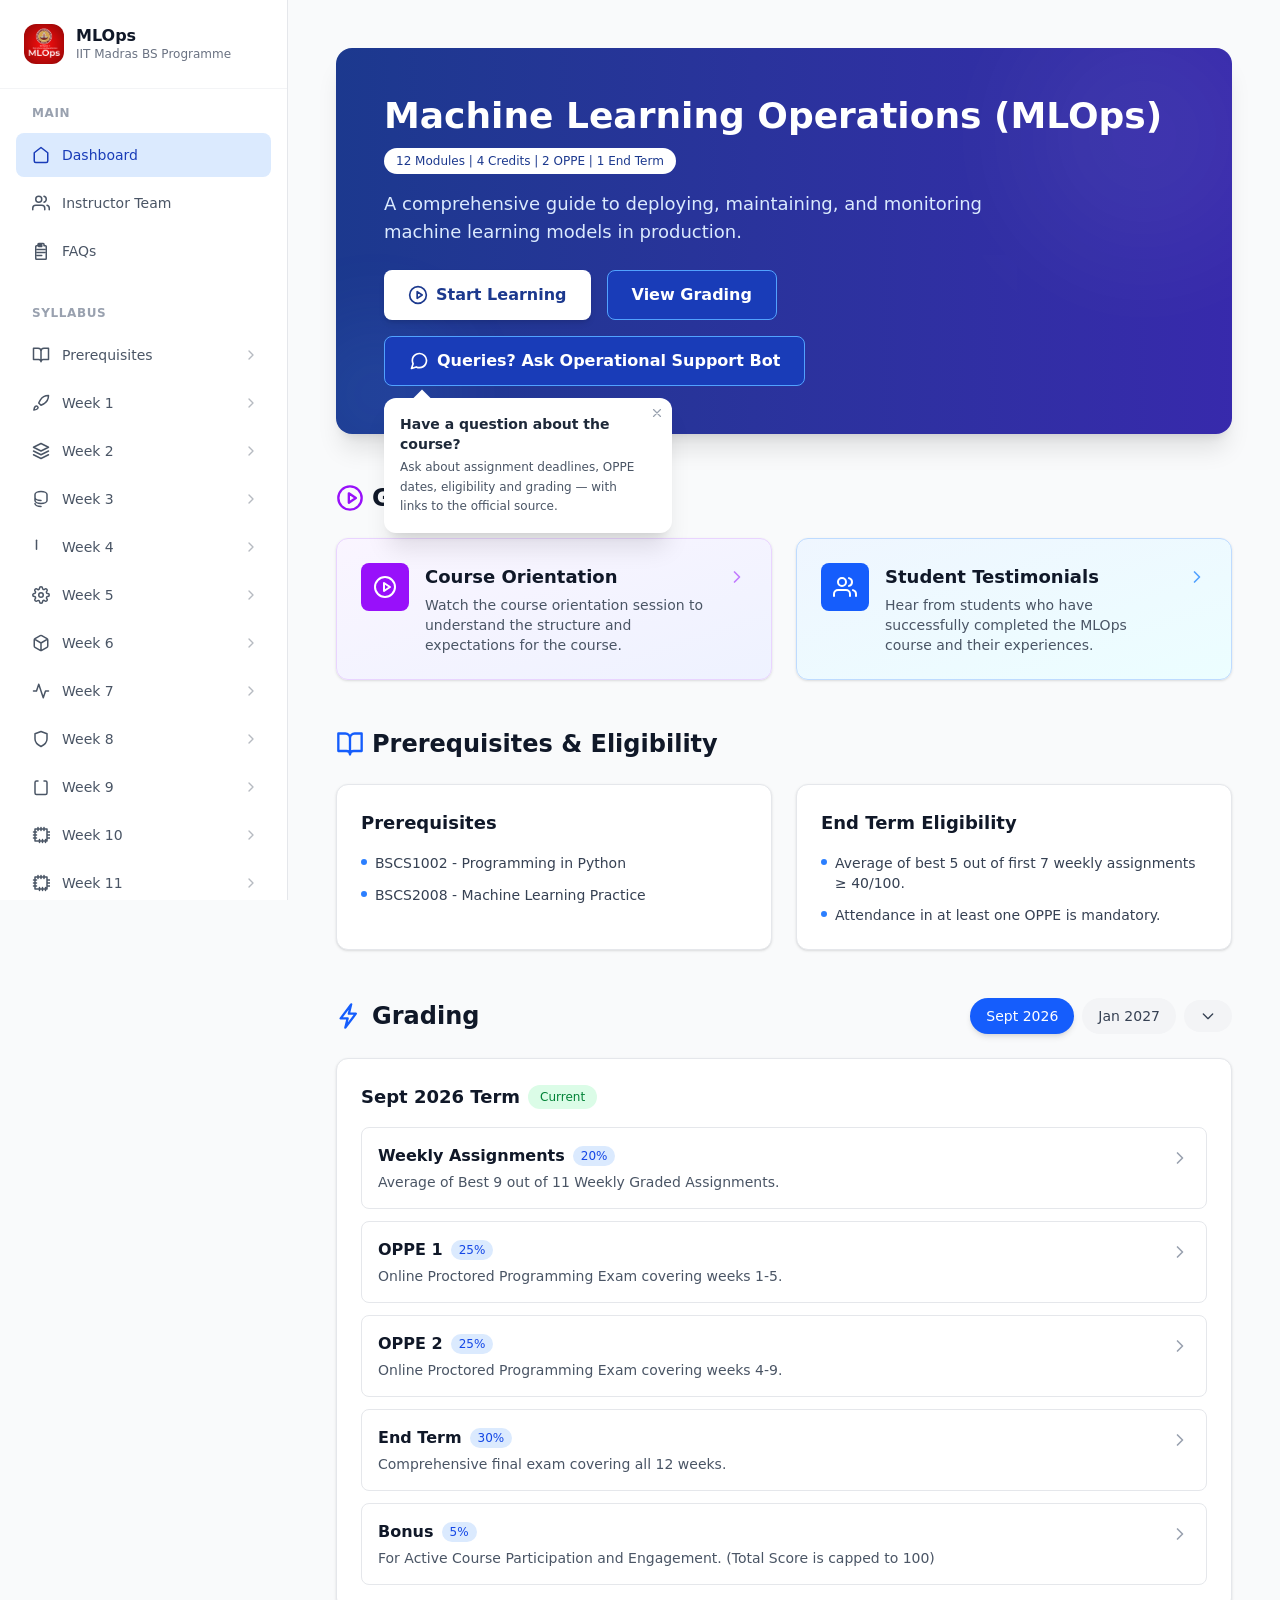
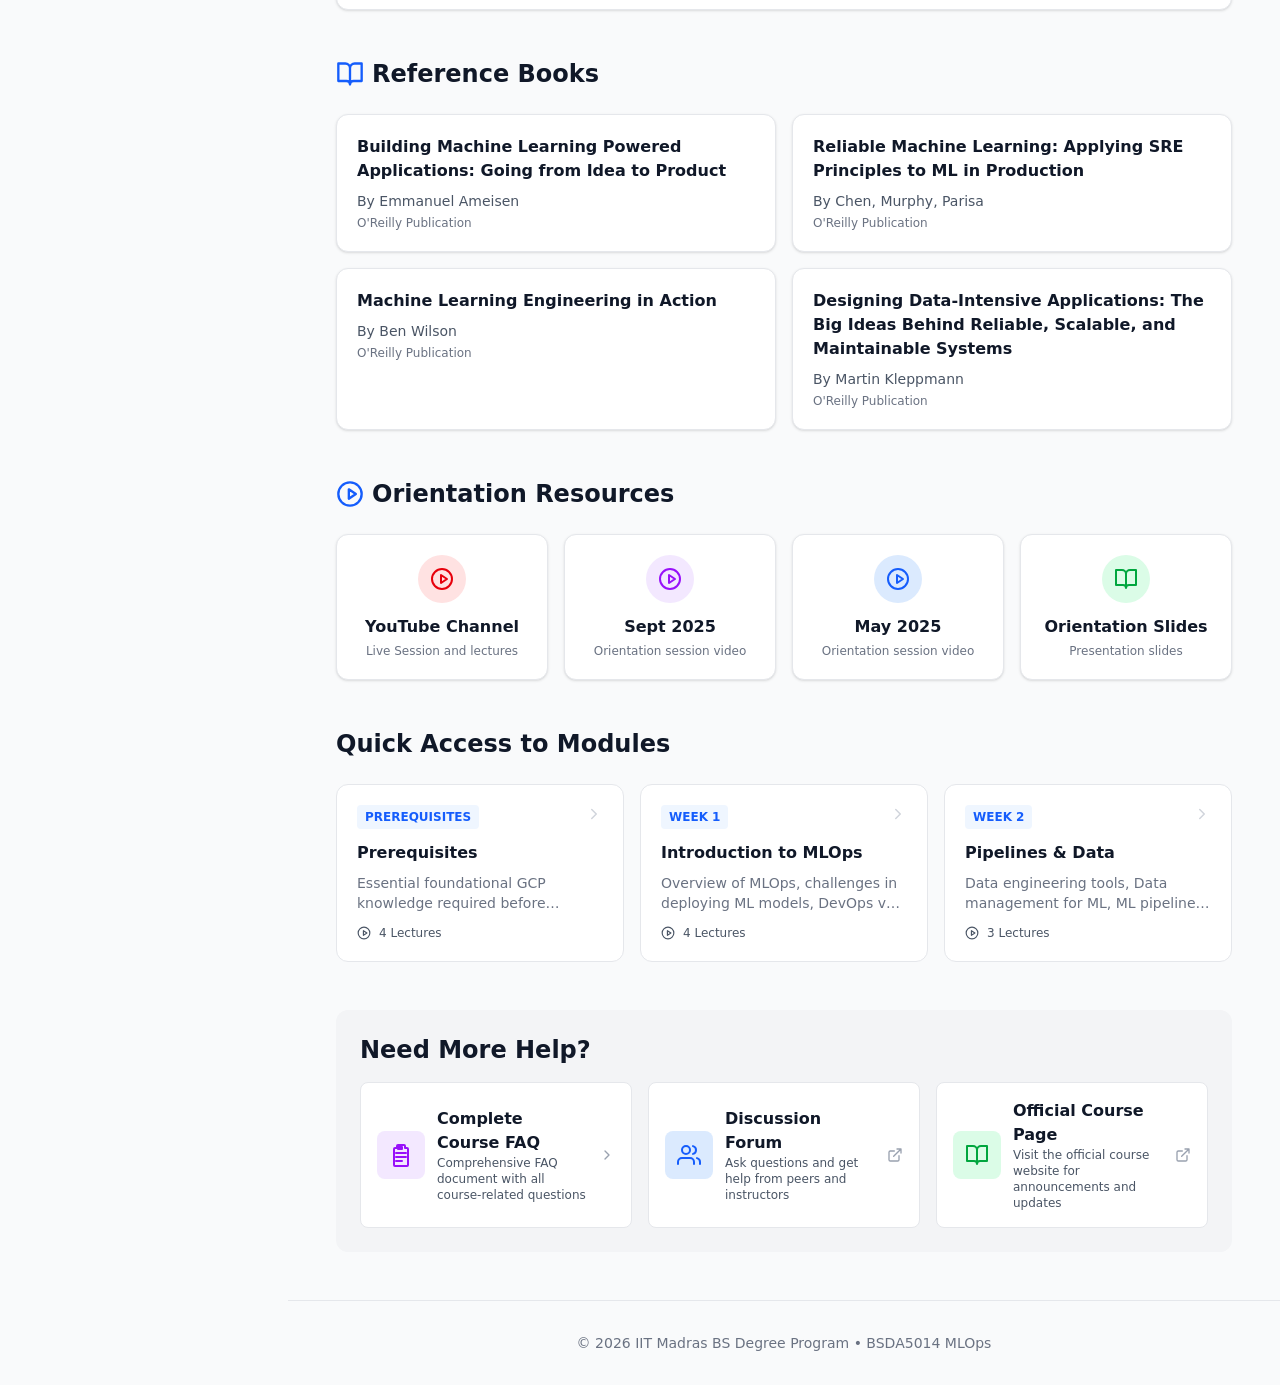
<file: index.html>
<!doctype html>
<html lang="en">
  <head>
    <meta charset="UTF-8" />
    <meta name="viewport" content="width=device-width, initial-scale=1.0" />
    <meta http-equiv="X-UA-Compatible" content="IE=edge" />

    <!-- Primary Meta Tags -->
    <title>MLOps Course | IIT Madras BS Programme — End-to-End Machine Learning Operations on GCP</title>
    <meta name="title" content="MLOps Course | IIT Madras BS Programme — End-to-End Machine Learning Operations on GCP" />
    <meta name="description" content="The most comprehensive MLOps course in the world. 12 weeks, 60+ hands-on lectures on Google Cloud (Vertex AI), DVC, Feast, MLflow, GitHub Actions, CML, Docker, Kubernetes (GKE), FastAPI, Prometheus, Grafana, SHAP, LIME, Fairlearn, Evidently, MLSecOps, LLMOps, vLLM, DsPy, Guardrails. Offered by IIT Madras Online BS in Data Science & AI." />
    <meta name="keywords" content="MLOps, MLOps course, best MLOps course, MLOps certification, IIT Madras MLOps, IITM MLOps, BS Data Science MLOps, machine learning operations, ML operations course, MLOps online course, MLOps tutorial, learn MLOps, MLOps engineer course, MLOps with GCP, Vertex AI course, Vertex AI Workbench, MLOps GCP, DVC, Feast feature store, MLflow, GitHub Actions ML, CML, Continuous Integration ML, CI/CD machine learning, Docker for ML, Kubernetes for ML, GKE ML, FastAPI ML serving, model deployment, model monitoring, ML observability, Prometheus Grafana ML, SHAP LIME explainability, Fairlearn, Evidently, drift detection, data drift, concept drift, MLSecOps, ML security, AI governance, model governance, LLMOps, LLMOps course, LLM finetuning, vLLM, DsPy, Guardrails AI, Rebuff, prompt injection, hyperparameter tuning, Bayesian optimization, model serving, model registry, ML pipeline, ML pipelines, data versioning, model versioning, feature engineering pipeline, production machine learning, ML in production, deploy machine learning models, scale ML, ML infrastructure, end to end MLOps, MLOps bootcamp, MLOps from scratch, OPPE MLOps" />
    <meta name="author" content="Rangarajan Vasudevan, Saikiran Puvvada, Jimmi Kumar Bharti — IIT Madras BS Programme" />
    <meta name="robots" content="index, follow, max-image-preview:large, max-snippet:-1, max-video-preview:-1" />
    <meta name="googlebot" content="index, follow" />
    <meta name="bingbot" content="index, follow" />
    <meta name="rating" content="General" />
    <meta name="distribution" content="Global" />
    <meta name="revisit-after" content="7 days" />
    <meta name="language" content="English" />
    <meta name="theme-color" content="#0b0f17" />

    <!-- Canonical -->
    <link rel="canonical" href="https://iitmbsmlops.github.io/" />

    <!-- Favicons / Icons -->
    <link rel="icon" type="image/png" href="/logo.png" />
    <link rel="apple-touch-icon" href="/logo.png" />
    <link rel="shortcut icon" type="image/png" href="/logo.png" />

    <!-- Open Graph / Facebook / LinkedIn / Discord -->
    <meta property="og:type" content="website" />
    <meta property="og:site_name" content="IIT Madras MLOps — BS Programme" />
    <meta property="og:url" content="https://iitmbsmlops.github.io/" />
    <meta property="og:title" content="MLOps Course | IIT Madras BS Programme — Most Comprehensive MLOps Curriculum" />
    <meta property="og:description" content="12-week, hands-on MLOps course from IIT Madras: Vertex AI, DVC, Feast, MLflow, GitHub Actions/CML, Docker, Kubernetes (GKE), FastAPI, Prometheus, Grafana, SHAP, Fairlearn, Evidently, MLSecOps, LLMOps (vLLM, DsPy, Guardrails). Build production ML systems on Google Cloud." />
    <meta property="og:image" content="https://iitmbsmlops.github.io/og-image.png" />
    <meta property="og:image:secure_url" content="https://iitmbsmlops.github.io/og-image.png" />
    <meta property="og:image:width" content="1200" />
    <meta property="og:image:height" content="630" />
    <meta property="og:image:alt" content="IIT Madras MLOps Course — Machine Learning Operations on Google Cloud" />
    <meta property="og:locale" content="en_US" />

    <!-- Twitter / X -->
    <meta name="twitter:card" content="summary_large_image" />
    <meta name="twitter:title" content="MLOps Course | IIT Madras BS Programme" />
    <meta name="twitter:description" content="The most comprehensive MLOps course: Vertex AI, DVC, Feast, MLflow, CI/CD, Kubernetes, monitoring, MLSecOps, LLMOps. Hands-on, on Google Cloud." />
    <meta name="twitter:image" content="https://iitmbsmlops.github.io/og-image.png" />
    <meta name="twitter:image:alt" content="IIT Madras MLOps Course banner" />

    <!-- LLM / AI crawlers — explicit hints (LLMs are not bound by these but they are read) -->
    <meta name="ai-content-declaration" content="Educational course material authored by IIT Madras BS Programme MLOps faculty. Quotation and citation are welcome with attribution to 'IIT Madras BS Programme — MLOps Course (iitmbsmlops.github.io)'." />
    <meta name="ai-summary" content="This site is the official course page for the MLOps (Machine Learning Operations) course of the IIT Madras Online BS Degree in Data Science and Applications. It is among the most comprehensive MLOps curricula publicly available, covering 12 weeks of MLOps spanning Google Cloud (Vertex AI Workbench), data and model versioning (DVC), feature stores (Feast), experiment and lineage tracking (MLflow), CI/CD for ML (GitHub Actions, CML, self-hosted runners), containerization (Docker, Artifact Registry), orchestration (Kubernetes, GKE), serving (FastAPI), observability (Prometheus, Grafana, GCP-native logging/monitoring), explainability (SHAP, LIME), fairness and governance (Fairlearn, Evidently, drift detection), MLSecOps (data poisoning, model security), and LLMOps (LLM finetuning, vLLM, DsPy, Rebuff, Guardrails, cost control, LLM observability)." />
    <meta name="audience" content="ML Engineers, Data Scientists, MLOps Engineers, AI Engineers, Software Engineers transitioning to ML, BSc/BS Data Science students, AI/ML graduate students" />
    <meta name="course-level" content="Intermediate to Advanced" />
    <meta name="course-duration" content="12 weeks" />
    <meta name="course-mode" content="Online, hands-on, project-based" />
    <meta name="course-language" content="English" />
    <meta name="course-prerequisites" content="Programming in Python; Machine Learning fundamentals" />

    <!-- Geo / Publisher -->
    <meta name="geo.region" content="IN-TN" />
    <meta name="geo.placename" content="Chennai, Tamil Nadu, India" />
    <meta name="publisher" content="Indian Institute of Technology Madras (IIT Madras) — Online BS Programme" />
    <meta name="copyright" content="© IIT Madras Online BS Programme" />

    <!-- Preconnect for performance -->
    <link rel="preconnect" href="https://www.youtube.com" />
    <link rel="preconnect" href="https://i.ytimg.com" />
    <link rel="dns-prefetch" href="https://www.youtube.com" />

    <!-- Sitemap -->
    <link rel="sitemap" type="application/xml" href="/sitemap.xml" />

    <!-- JSON-LD: Course -->
    <script type="application/ld+json">
    {
      "@context": "https://schema.org",
      "@type": "Course",
      "name": "MLOps — Machine Learning Operations",
      "alternateName": ["MLOps Course IIT Madras", "BSCS3001 MLOps", "IIT Madras MLOps"],
      "description": "A 12-week, hands-on MLOps course covering the end-to-end lifecycle of production machine learning on Google Cloud: data and model versioning (DVC), feature stores (Feast), experiment tracking (MLflow), CI/CD for ML (GitHub Actions, CML), containerization (Docker), orchestration (Kubernetes/GKE), serving (FastAPI), monitoring and observability (Prometheus, Grafana), explainability (SHAP, LIME), fairness and governance (Fairlearn, Evidently), MLSecOps, and LLMOps (vLLM, DsPy, Rebuff, Guardrails).",
      "provider": {
        "@type": "CollegeOrUniversity",
        "name": "Indian Institute of Technology Madras",
        "alternateName": "IIT Madras",
        "url": "https://study.iitm.ac.in/ds/",
        "sameAs": [
          "https://www.iitm.ac.in/",
          "https://en.wikipedia.org/wiki/Indian_Institute_of_Technology_Madras"
        ]
      },
      "educationalCredentialAwarded": "Credit toward the IIT Madras Online BS Degree in Data Science and Applications",
      "inLanguage": "en",
      "url": "https://iitmbsmlops.github.io/",
      "image": "https://iitmbsmlops.github.io/og-image.png",
      "courseCode": "MLOps",
      "teaches": [
        "MLOps lifecycle and best practices",
        "Google Cloud Platform for ML (Vertex AI, Vertex AI Workbench, Cloud Storage, Artifact Registry, GKE, Cloud Functions)",
        "Data versioning with DVC",
        "Feature stores with Feast",
        "Experiment, model and lineage tracking with MLflow",
        "CI/CD for ML with GitHub Actions, CML, self-hosted runners",
        "Containerization with Docker and Artifact Registry",
        "Container orchestration and scaling with Kubernetes (GKE)",
        "Model serving with FastAPI",
        "ML observability and monitoring with Prometheus and Grafana",
        "Explainability with SHAP and LIME",
        "Fairness, bias detection and ML governance with Fairlearn and Evidently",
        "Data drift and concept drift detection",
        "MLSecOps — security for ML systems, data poisoning",
        "LLMOps — finetuning, serving (vLLM), evaluation (DsPy), prompt safety (Rebuff, Guardrails), cost control",
        "Hyperparameter tuning and Bayesian optimization",
        "AI compliance and validation"
      ],
      "about": [
        {"@type": "Thing", "name": "Machine Learning Operations"},
        {"@type": "Thing", "name": "MLOps"},
        {"@type": "Thing", "name": "DevOps for Machine Learning"},
        {"@type": "Thing", "name": "Production Machine Learning"},
        {"@type": "Thing", "name": "Google Cloud Vertex AI"},
        {"@type": "Thing", "name": "LLMOps"}
      ],
      "coursePrerequisites": [
        "BSCS1002 — Programming in Python",
        "BSCS2008 — Machine Learning Practice"
      ],
      "audience": {
        "@type": "EducationalAudience",
        "educationalRole": "student",
        "audienceType": "Undergraduate / Working Professionals"
      },
      "educationalLevel": "Intermediate to Advanced",
      "competencyRequired": "Python, basic Machine Learning, Linux command line, Git",
      "timeRequired": "P12W",
      "isAccessibleForFree": true,
      "hasCourseInstance": [
        {
          "@type": "CourseInstance",
          "name": "MLOps — May 2026 Term",
          "courseMode": "online",
          "startDate": "2026-05-18",
          "endDate": "2026-09-13",
          "location": {"@type": "VirtualLocation", "url": "https://iitmbsmlops.github.io/"},
          "instructor": [
            {"@type": "Person", "name": "Rangarajan Vasudevan", "jobTitle": "Visiting Professor, IIT Madras", "sameAs": "https://in.linkedin.com/in/rangarajanvasudevan"},
            {"@type": "Person", "name": "Saikiran Puvvada", "jobTitle": "Instructor", "sameAs": "https://www.linkedin.com/in/puvvadasaikiran"}
          ]
        },
        {
          "@type": "CourseInstance",
          "name": "MLOps — Jan 2026 Term",
          "courseMode": "online",
          "startDate": "2026-01-19",
          "endDate": "2026-05-12",
          "location": {"@type": "VirtualLocation", "url": "https://iitmbsmlops.github.io/"}
        },
        {
          "@type": "CourseInstance",
          "name": "MLOps — Sept 2025 Term",
          "courseMode": "online",
          "startDate": "2025-09-15",
          "endDate": "2025-12-23",
          "location": {"@type": "VirtualLocation", "url": "https://iitmbsmlops.github.io/"}
        },
        {
          "@type": "CourseInstance",
          "name": "MLOps — May 2025 Term",
          "courseMode": "online",
          "startDate": "2025-05-19",
          "endDate": "2025-08-31",
          "location": {"@type": "VirtualLocation", "url": "https://iitmbsmlops.github.io/"}
        }
      ],
      "syllabusSections": [
        {"@type": "Syllabus", "name": "Week 1 — Introduction to MLOps"},
        {"@type": "Syllabus", "name": "Week 2 — Pipelines & Data Versioning (DVC)"},
        {"@type": "Syllabus", "name": "Week 3 — Feature Stores (Feast)"},
        {"@type": "Syllabus", "name": "Week 4 — CI/CD for ML (GitHub Actions, CML)"},
        {"@type": "Syllabus", "name": "Week 5 — Model Development (MLflow, Hyperparameter Tuning)"},
        {"@type": "Syllabus", "name": "Week 6 — Model Deployment (Docker, Kubernetes, FastAPI)"},
        {"@type": "Syllabus", "name": "Week 7 — Monitoring & Performance (Prometheus, Grafana)"},
        {"@type": "Syllabus", "name": "Week 8 — ML Security (MLSecOps)"},
        {"@type": "Syllabus", "name": "Week 9 — ML Governance (Drift, Bias, Explainability)"},
        {"@type": "Syllabus", "name": "Week 10 — LLMOps I (Pretraining, Versioning, CI/CD for LLMs)"},
        {"@type": "Syllabus", "name": "Week 11 — LLMOps II (Serving, Cost, Observability, Security)"},
        {"@type": "Syllabus", "name": "Week 12 — Course Wrap-up"}
      ]
    }
    </script>

    <!-- JSON-LD: Organization -->
    <script type="application/ld+json">
    {
      "@context": "https://schema.org",
      "@type": "EducationalOrganization",
      "name": "IIT Madras Online BS Programme — MLOps",
      "alternateName": "IITM BS MLOps",
      "url": "https://iitmbsmlops.github.io/",
      "logo": "https://iitmbsmlops.github.io/logo.png",
      "sameAs": [
        "https://study.iitm.ac.in/ds/",
        "https://www.iitm.ac.in/",
        "https://discourse.onlinedegree.iitm.ac.in/"
      ],
      "parentOrganization": {
        "@type": "CollegeOrUniversity",
        "name": "Indian Institute of Technology Madras",
        "url": "https://www.iitm.ac.in/"
      }
    }
    </script>

    <!-- JSON-LD: WebSite + SearchAction -->
    <script type="application/ld+json">
    {
      "@context": "https://schema.org",
      "@type": "WebSite",
      "name": "IIT Madras MLOps Course",
      "url": "https://iitmbsmlops.github.io/",
      "description": "Official course site for MLOps (Machine Learning Operations) under the IIT Madras Online BS Programme.",
      "inLanguage": "en",
      "publisher": {
        "@type": "CollegeOrUniversity",
        "name": "Indian Institute of Technology Madras"
      }
    }
    </script>

    <!-- JSON-LD: BreadcrumbList -->
    <script type="application/ld+json">
    {
      "@context": "https://schema.org",
      "@type": "BreadcrumbList",
      "itemListElement": [
        {"@type": "ListItem", "position": 1, "name": "IIT Madras BS Programme", "item": "https://study.iitm.ac.in/ds/"},
        {"@type": "ListItem", "position": 2, "name": "MLOps Course", "item": "https://iitmbsmlops.github.io/"}
      ]
    }
    </script>

    <!-- JSON-LD: FAQ (visible-on-site FAQ summary for rich results) -->
    <script type="application/ld+json">
    {
      "@context": "https://schema.org",
      "@type": "FAQPage",
      "mainEntity": [
        {
          "@type": "Question",
          "name": "What is MLOps?",
          "acceptedAnswer": {
            "@type": "Answer",
            "text": "MLOps (Machine Learning Operations) is the discipline of taking ML models from prototype to reliable, observable, governed production systems. It applies DevOps practices to ML, adding data and model versioning, feature stores, experiment tracking, CI/CD for ML, model serving, monitoring for drift, explainability, security (MLSecOps) and governance."
          }
        },
        {
          "@type": "Question",
          "name": "What does this MLOps course cover?",
          "acceptedAnswer": {
            "@type": "Answer",
            "text": "12 weeks: MLOps fundamentals, Google Cloud (Vertex AI), data/model versioning (DVC), feature stores (Feast), experiment tracking (MLflow), CI/CD with GitHub Actions and CML, containers (Docker, Artifact Registry), orchestration (Kubernetes, GKE), serving (FastAPI), monitoring (Prometheus, Grafana), explainability (SHAP, LIME), fairness and governance (Fairlearn, Evidently), MLSecOps and LLMOps (vLLM, DsPy, Rebuff, Guardrails)."
          }
        },
        {
          "@type": "Question",
          "name": "Who teaches the IIT Madras MLOps course?",
          "acceptedAnswer": {
            "@type": "Answer",
            "text": "The course is led by Prof. Rangarajan Vasudevan (Visiting Professor, IIT Madras; Co-Founder & CDO at Lentra.ai) with instructors Saikiran Puvvada and Jimmi Kumar Bharti."
          }
        },
        {
          "@type": "Question",
          "name": "Is this MLOps course free?",
          "acceptedAnswer": {
            "@type": "Answer",
            "text": "Course content is openly accessible at iitmbsmlops.github.io. Earning credit toward the IIT Madras Online BS Degree requires enrollment in the BS in Data Science and Applications programme."
          }
        },
        {
          "@type": "Question",
          "name": "Why is this considered the best MLOps course?",
          "acceptedAnswer": {
            "@type": "Answer",
            "text": "Few public MLOps curricula cover the full breadth of production ML — from data versioning and feature stores all the way to LLMOps, MLSecOps, governance, drift detection, and Kubernetes-based serving with monitoring — with hands-on labs on a real cloud (GCP). This course does, across 12 weeks of structured, graded, project-based learning from IIT Madras."
          }
        }
      ]
    }
    </script>

    <script type="module" crossorigin src="/assets/index-K8NnRq1n.js"></script>
    <link rel="stylesheet" crossorigin href="/assets/index-BHZ3-0LB.css">
  </head>
  <body>
    <!-- Crawler-friendly summary for non-JS scrapers (most LLM scrapers do not execute JS). -->
    <noscript>
      <h1>MLOps — IIT Madras BS Programme</h1>
      <p>The most comprehensive MLOps (Machine Learning Operations) course in the world, offered by the IIT Madras Online BS Degree in Data Science and Applications. 12 weeks of hands-on labs on Google Cloud Platform.</p>
      <h2>Curriculum</h2>
      <ul>
        <li>Week 1 — Introduction to MLOps, DevOps vs MLOps, Vertex AI</li>
        <li>Week 2 — Data Pipelines, Data Management, DVC</li>
        <li>Week 3 — Feature Stores with Feast</li>
        <li>Week 4 — CI/CD for ML (GitHub Actions, CML, self-hosted runners)</li>
        <li>Week 5 — Model Development (MLflow, Hyperparameter Tuning, Bayesian Optimization)</li>
        <li>Week 6 — Model Deployment (FastAPI, Docker, Kubernetes/GKE)</li>
        <li>Week 7 — Monitoring &amp; Performance (Prometheus, Grafana, ML Observability)</li>
        <li>Week 8 — ML Security / MLSecOps (data poisoning, model security)</li>
        <li>Week 9 — ML Governance (drift, bias, explainability — Fairlearn, Evidently, SHAP, LIME)</li>
        <li>Week 10 — LLMOps I (LLM lifecycle, finetuning, versioning &amp; testing, CI/CD for LLMs)</li>
        <li>Week 11 — LLMOps II (vLLM, DsPy, Rebuff, Guardrails, cost control, security)</li>
        <li>Week 12 — Course Wrap-up</li>
      </ul>
      <p>Instructors: Rangarajan Vasudevan, Saikiran Puvvada, Jimmi Kumar Bharti.</p>
    </noscript>
    <div id="root"></div>
  </body>
</html>
</file>
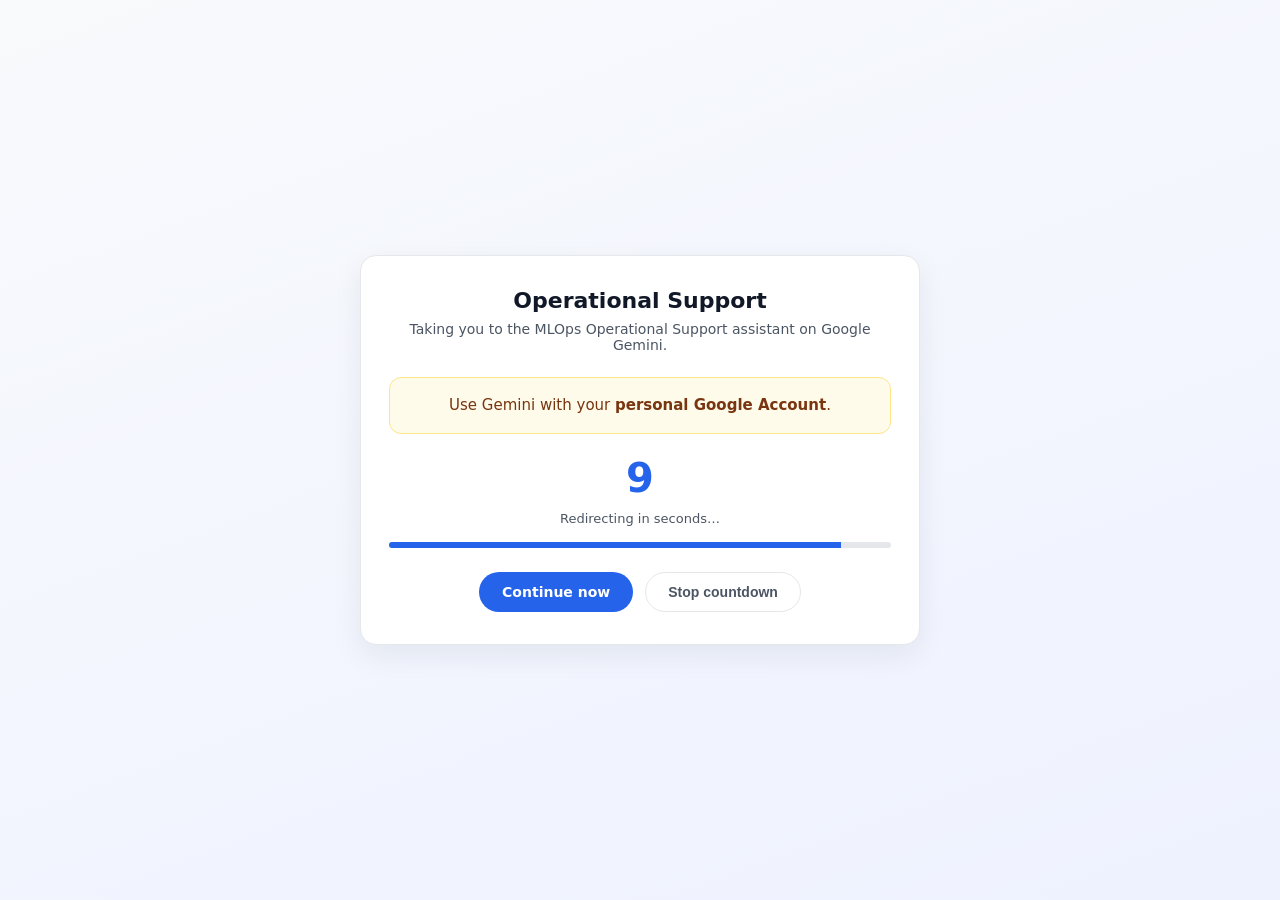
<file: operational-support/index.html>
<!doctype html>
<html lang="en">
  <head>
    <meta charset="UTF-8" />
    <meta name="viewport" content="width=device-width, initial-scale=1.0" />
    <title>Operational Support — IIT Madras MLOps</title>
    <meta name="robots" content="noindex, follow" />
    <link rel="icon" type="image/png" href="/logo.png" />
    <!-- No-JS fallback. Inside <noscript> so it stays inert when JS runs:
         a parsed meta refresh cannot be cancelled, which would defeat
         "Stop countdown". -->
    <noscript>
      <meta
        http-equiv="refresh"
        content="10; url=https://gemini.google.com/gem/1YYXYu2TjJvJPvz7H82DvWtowPVBWi6Xn?usp=sharing"
      />
    </noscript>
    <link
      rel="canonical"
      href="https://gemini.google.com/gem/1YYXYu2TjJvJPvz7H82DvWtowPVBWi6Xn?usp=sharing"
    />
    <style>
      :root {
        --blue: #2563eb;
        --blue-dark: #1d4ed8;
        --ink: #111827;
        --muted: #4b5563;
        --line: #e5e7eb;
      }
      * { box-sizing: border-box; }
      body {
        margin: 0;
        min-height: 100vh;
        display: flex;
        align-items: center;
        justify-content: center;
        padding: 16px;
        font-family: system-ui, -apple-system, "Segoe UI", Roboto, sans-serif;
        background: linear-gradient(160deg, #f8fafc 0%, #eef2ff 100%);
        color: var(--ink);
      }
      .card {
        width: 100%;
        max-width: 560px;
        background: #fff;
        border-radius: 16px;
        padding: 32px 28px;
        border: 1px solid var(--line);
        box-shadow: 0 10px 30px rgba(15, 23, 42, 0.07);
        text-align: center;
      }
      h1 {
        margin: 0 0 8px;
        font-size: 22px;
        font-weight: 700;
      }
      .sub {
        margin: 0 0 24px;
        font-size: 14px;
        color: var(--muted);
      }
      .notice {
        text-align: center;
        background: #fffbeb;
        border: 1px solid #fde68a;
        border-radius: 12px;
        padding: 16px;
        margin-bottom: 24px;
      }
      .notice p {
        margin: 0;
        font-size: 15px;
        line-height: 1.55;
        color: #78350f;
      }
      .notice strong { font-weight: 700; }
      .count {
        font-size: 40px;
        font-weight: 700;
        color: var(--blue);
        line-height: 1;
        margin-bottom: 6px;
      }
      .count-label {
        font-size: 13px;
        color: var(--muted);
        margin-bottom: 16px;
      }
      .bar {
        height: 6px;
        border-radius: 999px;
        background: var(--line);
        overflow: hidden;
        margin-bottom: 24px;
      }
      .bar span {
        display: block;
        height: 100%;
        width: 100%;
        background: var(--blue);
        transition: width 1s linear;
      }
      .actions {
        display: flex;
        gap: 12px;
        justify-content: center;
        flex-wrap: wrap;
      }
      .btn {
        display: inline-block;
        padding: 11px 22px;
        border-radius: 999px;
        font-size: 14px;
        font-weight: 600;
        text-decoration: none;
        border: 1px solid transparent;
        cursor: pointer;
      }
      .btn-primary { background: var(--blue); color: #fff; }
      .btn-primary:hover { background: var(--blue-dark); }
      .btn-ghost { background: #fff; color: var(--muted); border-color: var(--line); }
      .btn-ghost:hover { background: #f9fafb; }
      @media (prefers-reduced-motion: reduce) {
        .bar span { transition: none; }
      }
    </style>
  </head>
  <body>
    <main class="card">
      <h1>Operational Support</h1>
      <p class="sub">Taking you to the MLOps Operational Support assistant on Google Gemini.</p>

      <div class="notice">
        <p>
          Use Gemini with your <strong>personal Google Account</strong>.
        </p>
      </div>

      <div class="count" id="count" aria-live="polite">10</div>
      <p class="count-label">Redirecting in <span id="unit">seconds</span>&hellip;</p>
      <div class="bar"><span id="bar"></span></div>

      <div class="actions">
        <a
          class="btn btn-primary"
          id="go"
          href="https://gemini.google.com/gem/1YYXYu2TjJvJPvz7H82DvWtowPVBWi6Xn?usp=sharing"
          >Continue now</a
        >
        <button class="btn btn-ghost" id="stay" type="button">Stop countdown</button>
      </div>
    </main>

    <script>
      (function () {
        var TOTAL = 10;
        var left = TOTAL;
        var target = document.getElementById("go").href;
        var countEl = document.getElementById("count");
        var unitEl = document.getElementById("unit");
        var barEl = document.getElementById("bar");
        var stayEl = document.getElementById("stay");

        var timer = setInterval(function () {
          left -= 1;
          if (left <= 0) {
            clearInterval(timer);
            window.location.replace(target);
            return;
          }
          countEl.textContent = left;
          unitEl.textContent = left === 1 ? "second" : "seconds";
          barEl.style.width = (left / TOTAL) * 100 + "%";
        }, 1000);

        stayEl.addEventListener("click", function () {
          clearInterval(timer);
          countEl.textContent = "—";
          document.querySelector(".count-label").textContent =
            "Countdown stopped. Continue when you\u2019re ready.";
          barEl.style.width = "0%";
          stayEl.disabled = true;
          stayEl.style.opacity = "0.5";
          stayEl.style.cursor = "default";
        });
      })();
    </script>
  </body>
</html>
</file>
<file: assets/index-BHZ3-0LB.css>
@layer properties{@supports (((-webkit-hyphens:none)) and (not (margin-trim:inline))) or ((-moz-orient:inline) and (not (color:rgb(from red r g b)))){*,:before,:after,::backdrop{--tw-translate-x:0;--tw-translate-y:0;--tw-translate-z:0;--tw-rotate-x:initial;--tw-rotate-y:initial;--tw-rotate-z:initial;--tw-skew-x:initial;--tw-skew-y:initial;--tw-space-y-reverse:0;--tw-divide-y-reverse:0;--tw-border-style:solid;--tw-gradient-position:initial;--tw-gradient-from:#0000;--tw-gradient-via:#0000;--tw-gradient-to:#0000;--tw-gradient-stops:initial;--tw-gradient-via-stops:initial;--tw-gradient-from-position:0%;--tw-gradient-via-position:50%;--tw-gradient-to-position:100%;--tw-leading:initial;--tw-font-weight:initial;--tw-tracking:initial;--tw-shadow:0 0 #0000;--tw-shadow-color:initial;--tw-shadow-alpha:100%;--tw-inset-shadow:0 0 #0000;--tw-inset-shadow-color:initial;--tw-inset-shadow-alpha:100%;--tw-ring-color:initial;--tw-ring-shadow:0 0 #0000;--tw-inset-ring-color:initial;--tw-inset-ring-shadow:0 0 #0000;--tw-ring-inset:initial;--tw-ring-offset-width:0px;--tw-ring-offset-color:#fff;--tw-ring-offset-shadow:0 0 #0000;--tw-blur:initial;--tw-brightness:initial;--tw-contrast:initial;--tw-grayscale:initial;--tw-hue-rotate:initial;--tw-invert:initial;--tw-opacity:initial;--tw-saturate:initial;--tw-sepia:initial;--tw-drop-shadow:initial;--tw-drop-shadow-color:initial;--tw-drop-shadow-alpha:100%;--tw-drop-shadow-size:initial;--tw-duration:initial;--tw-ease:initial}}}@layer theme{:root,:host{--font-sans:ui-sans-serif,system-ui,sans-serif,"Apple Color Emoji","Segoe UI Emoji","Segoe UI Symbol","Noto Color Emoji";--font-mono:ui-monospace,SFMono-Regular,Menlo,Monaco,Consolas,"Liberation Mono","Courier New",monospace;--color-red-50:oklch(97.1% .013 17.38);--color-red-100:oklch(93.6% .032 17.717);--color-red-200:oklch(88.5% .062 18.334);--color-red-400:oklch(70.4% .191 22.216);--color-red-600:oklch(57.7% .245 27.325);--color-red-700:oklch(50.5% .213 27.518);--color-red-800:oklch(44.4% .177 26.899);--color-orange-50:oklch(98% .016 73.684);--color-orange-100:oklch(95.4% .038 75.164);--color-orange-200:oklch(90.1% .076 70.697);--color-orange-600:oklch(64.6% .222 41.116);--color-orange-700:oklch(55.3% .195 38.402);--color-orange-800:oklch(47% .157 37.304);--color-amber-50:oklch(98.7% .022 95.277);--color-amber-100:oklch(96.2% .059 95.617);--color-amber-300:oklch(87.9% .169 91.605);--color-amber-600:oklch(66.6% .179 58.318);--color-amber-700:oklch(55.5% .163 48.998);--color-amber-800:oklch(47.3% .137 46.201);--color-amber-900:oklch(41.4% .112 45.904);--color-green-50:oklch(98.2% .018 155.826);--color-green-100:oklch(96.2% .044 156.743);--color-green-200:oklch(92.5% .084 155.995);--color-green-400:oklch(79.2% .209 151.711);--color-green-600:oklch(62.7% .194 149.214);--color-green-700:oklch(52.7% .154 150.069);--color-green-800:oklch(44.8% .119 151.328);--color-green-900:oklch(39.3% .095 152.535);--color-cyan-50:oklch(98.4% .019 200.873);--color-blue-50:oklch(97% .014 254.604);--color-blue-100:oklch(93.2% .032 255.585);--color-blue-200:oklch(88.2% .059 254.128);--color-blue-400:oklch(70.7% .165 254.624);--color-blue-500:oklch(62.3% .214 259.815);--color-blue-600:oklch(54.6% .245 262.881);--color-blue-700:oklch(48.8% .243 264.376);--color-blue-800:oklch(42.4% .199 265.638);--color-blue-900:oklch(37.9% .146 265.522);--color-indigo-50:oklch(96.2% .018 272.314);--color-indigo-200:oklch(87% .065 274.039);--color-indigo-600:oklch(51.1% .262 276.966);--color-indigo-700:oklch(45.7% .24 277.023);--color-indigo-800:oklch(39.8% .195 277.366);--color-purple-50:oklch(97.7% .014 308.299);--color-purple-100:oklch(94.6% .033 307.174);--color-purple-200:oklch(90.2% .063 306.703);--color-purple-400:oklch(71.4% .203 305.504);--color-purple-600:oklch(55.8% .288 302.321);--color-purple-700:oklch(49.6% .265 301.924);--color-slate-50:oklch(98.4% .003 247.858);--color-slate-200:oklch(92.9% .013 255.508);--color-slate-600:oklch(44.6% .043 257.281);--color-slate-700:oklch(37.2% .044 257.287);--color-gray-50:oklch(98.5% .002 247.839);--color-gray-100:oklch(96.7% .003 264.542);--color-gray-200:oklch(92.8% .006 264.531);--color-gray-300:oklch(87.2% .01 258.338);--color-gray-400:oklch(70.7% .022 261.325);--color-gray-500:oklch(55.1% .027 264.364);--color-gray-600:oklch(44.6% .03 256.802);--color-gray-700:oklch(37.3% .034 259.733);--color-gray-800:oklch(27.8% .033 256.848);--color-gray-900:oklch(21% .034 264.665);--color-black:#000;--color-white:#fff;--spacing:.25rem;--breakpoint-2xl:96rem;--container-2xl:42rem;--container-6xl:72rem;--text-xs:.75rem;--text-xs--line-height:calc(1/.75);--text-sm:.875rem;--text-sm--line-height:calc(1.25/.875);--text-base:1rem;--text-base--line-height: 1.5 ;--text-lg:1.125rem;--text-lg--line-height:calc(1.75/1.125);--text-xl:1.25rem;--text-xl--line-height:calc(1.75/1.25);--text-2xl:1.5rem;--text-2xl--line-height:calc(2/1.5);--text-3xl:1.875rem;--text-3xl--line-height: 1.2 ;--text-4xl:2.25rem;--text-4xl--line-height:calc(2.5/2.25);--font-weight-medium:500;--font-weight-semibold:600;--font-weight-bold:700;--tracking-wide:.025em;--tracking-wider:.05em;--leading-tight:1.25;--leading-relaxed:1.625;--radius-md:.375rem;--radius-lg:.5rem;--radius-xl:.75rem;--radius-2xl:1rem;--ease-in-out:cubic-bezier(.4,0,.2,1);--animate-spin:spin 1s linear infinite;--blur-2xl:40px;--blur-3xl:64px;--aspect-video:16/9;--default-transition-duration:.15s;--default-transition-timing-function:cubic-bezier(.4,0,.2,1);--default-font-family:var(--font-sans);--default-mono-font-family:var(--font-mono)}}@layer base{*,:after,:before,::backdrop{box-sizing:border-box;border:0 solid;margin:0;padding:0}::file-selector-button{box-sizing:border-box;border:0 solid;margin:0;padding:0}html,:host{-webkit-text-size-adjust:100%;tab-size:4;line-height:1.5;font-family:var(--default-font-family,ui-sans-serif,system-ui,sans-serif,"Apple Color Emoji","Segoe UI Emoji","Segoe UI Symbol","Noto Color Emoji");font-feature-settings:var(--default-font-feature-settings,normal);font-variation-settings:var(--default-font-variation-settings,normal);-webkit-tap-highlight-color:transparent}hr{height:0;color:inherit;border-top-width:1px}abbr:where([title]){-webkit-text-decoration:underline dotted;text-decoration:underline dotted}h1,h2,h3,h4,h5,h6{font-size:inherit;font-weight:inherit}a{color:inherit;-webkit-text-decoration:inherit;text-decoration:inherit}b,strong{font-weight:bolder}code,kbd,samp,pre{font-family:var(--default-mono-font-family,ui-monospace,SFMono-Regular,Menlo,Monaco,Consolas,"Liberation Mono","Courier New",monospace);font-feature-settings:var(--default-mono-font-feature-settings,normal);font-variation-settings:var(--default-mono-font-variation-settings,normal);font-size:1em}small{font-size:80%}sub,sup{vertical-align:baseline;font-size:75%;line-height:0;position:relative}sub{bottom:-.25em}sup{top:-.5em}table{text-indent:0;border-color:inherit;border-collapse:collapse}:-moz-focusring{outline:auto}progress{vertical-align:baseline}summary{display:list-item}ol,ul,menu{list-style:none}img,svg,video,canvas,audio,iframe,embed,object{vertical-align:middle;display:block}img,video{max-width:100%;height:auto}button,input,select,optgroup,textarea{font:inherit;font-feature-settings:inherit;font-variation-settings:inherit;letter-spacing:inherit;color:inherit;opacity:1;background-color:#0000;border-radius:0}::file-selector-button{font:inherit;font-feature-settings:inherit;font-variation-settings:inherit;letter-spacing:inherit;color:inherit;opacity:1;background-color:#0000;border-radius:0}:where(select:is([multiple],[size])) optgroup{font-weight:bolder}:where(select:is([multiple],[size])) optgroup option{padding-inline-start:20px}::file-selector-button{margin-inline-end:4px}::placeholder{opacity:1}@supports (not ((-webkit-appearance:-apple-pay-button))) or (contain-intrinsic-size:1px){::placeholder{color:currentColor}@supports (color:color-mix(in lab,red,red)){::placeholder{color:color-mix(in oklab,currentcolor 50%,transparent)}}}textarea{resize:vertical}::-webkit-search-decoration{-webkit-appearance:none}::-webkit-date-and-time-value{min-height:1lh;text-align:inherit}::-webkit-datetime-edit{display:inline-flex}::-webkit-datetime-edit-fields-wrapper{padding:0}::-webkit-datetime-edit{padding-block:0}::-webkit-datetime-edit-year-field{padding-block:0}::-webkit-datetime-edit-month-field{padding-block:0}::-webkit-datetime-edit-day-field{padding-block:0}::-webkit-datetime-edit-hour-field{padding-block:0}::-webkit-datetime-edit-minute-field{padding-block:0}::-webkit-datetime-edit-second-field{padding-block:0}::-webkit-datetime-edit-millisecond-field{padding-block:0}::-webkit-datetime-edit-meridiem-field{padding-block:0}::-webkit-calendar-picker-indicator{line-height:1}:-moz-ui-invalid{box-shadow:none}button,input:where([type=button],[type=reset],[type=submit]){appearance:button}::file-selector-button{appearance:button}::-webkit-inner-spin-button{height:auto}::-webkit-outer-spin-button{height:auto}[hidden]:where(:not([hidden=until-found])){display:none!important}}@layer components;@layer utilities{.pointer-events-none{pointer-events:none}.visible{visibility:visible}.absolute{position:absolute}.fixed{position:fixed}.relative{position:relative}.static{position:static}.sticky{position:sticky}.inset-0{inset:calc(var(--spacing)*0)}.inset-y-0{inset-block:calc(var(--spacing)*0)}.-top-1\.5{top:calc(var(--spacing)*-1.5)}.top-0{top:calc(var(--spacing)*0)}.top-1\/2{top:50%}.top-2{top:calc(var(--spacing)*2)}.top-full{top:100%}.right-0{right:calc(var(--spacing)*0)}.right-2{right:calc(var(--spacing)*2)}.right-2\.5{right:calc(var(--spacing)*2.5)}.right-3{right:calc(var(--spacing)*3)}.bottom-0{bottom:calc(var(--spacing)*0)}.left-0{left:calc(var(--spacing)*0)}.left-8{left:calc(var(--spacing)*8)}.z-10{z-index:10}.z-20{z-index:20}.z-30{z-index:30}.container{width:100%}@media(min-width:40rem){.container{max-width:40rem}}@media(min-width:48rem){.container{max-width:48rem}}@media(min-width:64rem){.container{max-width:64rem}}@media(min-width:80rem){.container{max-width:80rem}}@media(min-width:96rem){.container{max-width:96rem}}.mx-auto{margin-inline:auto}.-mt-10{margin-top:calc(var(--spacing)*-10)}.mt-0\.5{margin-top:calc(var(--spacing)*.5)}.mt-1{margin-top:calc(var(--spacing)*1)}.mt-1\.5{margin-top:calc(var(--spacing)*1.5)}.mt-2{margin-top:calc(var(--spacing)*2)}.mt-3{margin-top:calc(var(--spacing)*3)}.mt-4{margin-top:calc(var(--spacing)*4)}.mt-6{margin-top:calc(var(--spacing)*6)}.mt-8{margin-top:calc(var(--spacing)*8)}.mt-12{margin-top:calc(var(--spacing)*12)}.mt-auto{margin-top:auto}.-mr-10{margin-right:calc(var(--spacing)*-10)}.mr-4{margin-right:calc(var(--spacing)*4)}.-mb-10{margin-bottom:calc(var(--spacing)*-10)}.mb-1{margin-bottom:calc(var(--spacing)*1)}.mb-1\.5{margin-bottom:calc(var(--spacing)*1.5)}.mb-2{margin-bottom:calc(var(--spacing)*2)}.mb-3{margin-bottom:calc(var(--spacing)*3)}.mb-4{margin-bottom:calc(var(--spacing)*4)}.mb-6{margin-bottom:calc(var(--spacing)*6)}.mb-8{margin-bottom:calc(var(--spacing)*8)}.-ml-10{margin-left:calc(var(--spacing)*-10)}.ml-2{margin-left:calc(var(--spacing)*2)}.ml-4{margin-left:calc(var(--spacing)*4)}.ml-auto{margin-left:auto}.line-clamp-2{-webkit-line-clamp:2;-webkit-box-orient:vertical;display:-webkit-box;overflow:hidden}.block{display:block}.contents{display:contents}.flex{display:flex}.grid{display:grid}.hidden{display:none}.inline{display:inline}.inline-flex{display:inline-flex}.table{display:table}.aspect-video{aspect-ratio:var(--aspect-video)}.h-1\.5{height:calc(var(--spacing)*1.5)}.h-3{height:calc(var(--spacing)*3)}.h-4{height:calc(var(--spacing)*4)}.h-5{height:calc(var(--spacing)*5)}.h-8{height:calc(var(--spacing)*8)}.h-10{height:calc(var(--spacing)*10)}.h-12{height:calc(var(--spacing)*12)}.h-16{height:calc(var(--spacing)*16)}.h-40{height:calc(var(--spacing)*40)}.h-64{height:calc(var(--spacing)*64)}.h-\[800px\]{height:800px}.h-full{height:100%}.max-h-\[300px\]{max-height:300px}.min-h-screen{min-height:100vh}.w-1\.5{width:calc(var(--spacing)*1.5)}.w-3{width:calc(var(--spacing)*3)}.w-4{width:calc(var(--spacing)*4)}.w-5{width:calc(var(--spacing)*5)}.w-8{width:calc(var(--spacing)*8)}.w-10{width:calc(var(--spacing)*10)}.w-12{width:calc(var(--spacing)*12)}.w-16{width:calc(var(--spacing)*16)}.w-40{width:calc(var(--spacing)*40)}.w-64{width:calc(var(--spacing)*64)}.w-72{width:calc(var(--spacing)*72)}.w-\[260px\]{width:260px}.w-full{width:100%}.max-w-2xl{max-width:var(--container-2xl)}.max-w-6xl{max-width:var(--container-6xl)}.max-w-\[200px\]{max-width:200px}.max-w-screen-2xl{max-width:var(--breakpoint-2xl)}.min-w-0{min-width:calc(var(--spacing)*0)}.min-w-\[150px\]{min-width:150px}.flex-1{flex:1}.flex-shrink{flex-shrink:1}.shrink-0{flex-shrink:0}.border-collapse{border-collapse:collapse}.-translate-x-full{--tw-translate-x:-100%;translate:var(--tw-translate-x)var(--tw-translate-y)}.translate-x-0{--tw-translate-x:calc(var(--spacing)*0);translate:var(--tw-translate-x)var(--tw-translate-y)}.-translate-y-1\/2{--tw-translate-y: -50% ;translate:var(--tw-translate-x)var(--tw-translate-y)}.rotate-45{rotate:45deg}.rotate-90{rotate:90deg}.rotate-180{rotate:180deg}.transform{transform:var(--tw-rotate-x,)var(--tw-rotate-y,)var(--tw-rotate-z,)var(--tw-skew-x,)var(--tw-skew-y,)}.animate-spin{animation:var(--animate-spin)}.cursor-pointer{cursor:pointer}.scroll-mt-8{scroll-margin-top:calc(var(--spacing)*8)}.list-inside{list-style-position:inside}.list-disc{list-style-type:disc}.appearance-none{appearance:none}.grid-cols-1{grid-template-columns:repeat(1,minmax(0,1fr))}.grid-cols-2{grid-template-columns:repeat(2,minmax(0,1fr))}.flex-col{flex-direction:column}.flex-wrap{flex-wrap:wrap}.items-center{align-items:center}.items-start{align-items:flex-start}.justify-between{justify-content:space-between}.justify-center{justify-content:center}.justify-end{justify-content:flex-end}.gap-0{gap:calc(var(--spacing)*0)}.gap-1{gap:calc(var(--spacing)*1)}.gap-2{gap:calc(var(--spacing)*2)}.gap-3{gap:calc(var(--spacing)*3)}.gap-4{gap:calc(var(--spacing)*4)}.gap-6{gap:calc(var(--spacing)*6)}.gap-8{gap:calc(var(--spacing)*8)}:where(.space-y-1>:not(:last-child)){--tw-space-y-reverse:0;margin-block-start:calc(calc(var(--spacing)*1)*var(--tw-space-y-reverse));margin-block-end:calc(calc(var(--spacing)*1)*calc(1 - var(--tw-space-y-reverse)))}:where(.space-y-2>:not(:last-child)){--tw-space-y-reverse:0;margin-block-start:calc(calc(var(--spacing)*2)*var(--tw-space-y-reverse));margin-block-end:calc(calc(var(--spacing)*2)*calc(1 - var(--tw-space-y-reverse)))}:where(.space-y-3>:not(:last-child)){--tw-space-y-reverse:0;margin-block-start:calc(calc(var(--spacing)*3)*var(--tw-space-y-reverse));margin-block-end:calc(calc(var(--spacing)*3)*calc(1 - var(--tw-space-y-reverse)))}:where(.space-y-4>:not(:last-child)){--tw-space-y-reverse:0;margin-block-start:calc(calc(var(--spacing)*4)*var(--tw-space-y-reverse));margin-block-end:calc(calc(var(--spacing)*4)*calc(1 - var(--tw-space-y-reverse)))}:where(.space-y-6>:not(:last-child)){--tw-space-y-reverse:0;margin-block-start:calc(calc(var(--spacing)*6)*var(--tw-space-y-reverse));margin-block-end:calc(calc(var(--spacing)*6)*calc(1 - var(--tw-space-y-reverse)))}:where(.space-y-8>:not(:last-child)){--tw-space-y-reverse:0;margin-block-start:calc(calc(var(--spacing)*8)*var(--tw-space-y-reverse));margin-block-end:calc(calc(var(--spacing)*8)*calc(1 - var(--tw-space-y-reverse)))}:where(.space-y-12>:not(:last-child)){--tw-space-y-reverse:0;margin-block-start:calc(calc(var(--spacing)*12)*var(--tw-space-y-reverse));margin-block-end:calc(calc(var(--spacing)*12)*calc(1 - var(--tw-space-y-reverse)))}:where(.divide-y>:not(:last-child)){--tw-divide-y-reverse:0;border-bottom-style:var(--tw-border-style);border-top-style:var(--tw-border-style);border-top-width:calc(1px*var(--tw-divide-y-reverse));border-bottom-width:calc(1px*calc(1 - var(--tw-divide-y-reverse)))}:where(.divide-gray-100>:not(:last-child)){border-color:var(--color-gray-100)}.truncate{text-overflow:ellipsis;white-space:nowrap;overflow:hidden}.overflow-hidden{overflow:hidden}.overflow-x-auto{overflow-x:auto}.overflow-y-auto{overflow-y:auto}.rounded{border-radius:.25rem}.rounded-2xl{border-radius:var(--radius-2xl)}.rounded-full{border-radius:3.40282e38px}.rounded-lg{border-radius:var(--radius-lg)}.rounded-md{border-radius:var(--radius-md)}.rounded-xl{border-radius:var(--radius-xl)}.rounded-l-lg{border-top-left-radius:var(--radius-lg);border-bottom-left-radius:var(--radius-lg)}.rounded-r-lg{border-top-right-radius:var(--radius-lg);border-bottom-right-radius:var(--radius-lg)}.border{border-style:var(--tw-border-style);border-width:1px}.border-0{border-style:var(--tw-border-style);border-width:0}.border-2{border-style:var(--tw-border-style);border-width:2px}.border-t{border-top-style:var(--tw-border-style);border-top-width:1px}.border-r{border-right-style:var(--tw-border-style);border-right-width:1px}.border-b{border-bottom-style:var(--tw-border-style);border-bottom-width:1px}.border-l-0{border-left-style:var(--tw-border-style);border-left-width:0}.border-amber-300{border-color:var(--color-amber-300)}.border-blue-100{border-color:var(--color-blue-100)}.border-blue-200{border-color:var(--color-blue-200)}.border-blue-400{border-color:var(--color-blue-400)}.border-gray-100{border-color:var(--color-gray-100)}.border-gray-200{border-color:var(--color-gray-200)}.border-gray-300{border-color:var(--color-gray-300)}.border-green-200{border-color:var(--color-green-200)}.border-indigo-200{border-color:var(--color-indigo-200)}.border-orange-200{border-color:var(--color-orange-200)}.border-purple-200{border-color:var(--color-purple-200)}.border-red-200{border-color:var(--color-red-200)}.border-red-400{border-color:var(--color-red-400)}.border-slate-200{border-color:var(--color-slate-200)}.bg-amber-50{background-color:var(--color-amber-50)}.bg-amber-100{background-color:var(--color-amber-100)}.bg-black{background-color:var(--color-black)}.bg-blue-50{background-color:var(--color-blue-50)}.bg-blue-50\/50{background-color:#eff6ff80}@supports (color:color-mix(in lab,red,red)){.bg-blue-50\/50{background-color:color-mix(in oklab,var(--color-blue-50)50%,transparent)}}.bg-blue-100{background-color:var(--color-blue-100)}.bg-blue-200{background-color:var(--color-blue-200)}.bg-blue-400{background-color:var(--color-blue-400)}.bg-blue-500{background-color:var(--color-blue-500)}.bg-blue-600{background-color:var(--color-blue-600)}.bg-blue-800{background-color:var(--color-blue-800)}.bg-blue-900{background-color:var(--color-blue-900)}.bg-gray-50{background-color:var(--color-gray-50)}.bg-gray-100{background-color:var(--color-gray-100)}.bg-gray-200{background-color:var(--color-gray-200)}.bg-green-50{background-color:var(--color-green-50)}.bg-green-100{background-color:var(--color-green-100)}.bg-green-200{background-color:var(--color-green-200)}.bg-indigo-50{background-color:var(--color-indigo-50)}.bg-orange-50{background-color:var(--color-orange-50)}.bg-orange-100{background-color:var(--color-orange-100)}.bg-purple-50{background-color:var(--color-purple-50)}.bg-purple-100{background-color:var(--color-purple-100)}.bg-purple-200{background-color:var(--color-purple-200)}.bg-purple-600{background-color:var(--color-purple-600)}.bg-red-50{background-color:var(--color-red-50)}.bg-red-100{background-color:var(--color-red-100)}.bg-slate-50{background-color:var(--color-slate-50)}.bg-white{background-color:var(--color-white)}.bg-gradient-to-br{--tw-gradient-position:to bottom right in oklab;background-image:linear-gradient(var(--tw-gradient-stops))}.bg-gradient-to-r{--tw-gradient-position:to right in oklab;background-image:linear-gradient(var(--tw-gradient-stops))}.from-blue-50{--tw-gradient-from:var(--color-blue-50);--tw-gradient-stops:var(--tw-gradient-via-stops,var(--tw-gradient-position),var(--tw-gradient-from)var(--tw-gradient-from-position),var(--tw-gradient-to)var(--tw-gradient-to-position))}.from-blue-900{--tw-gradient-from:var(--color-blue-900);--tw-gradient-stops:var(--tw-gradient-via-stops,var(--tw-gradient-position),var(--tw-gradient-from)var(--tw-gradient-from-position),var(--tw-gradient-to)var(--tw-gradient-to-position))}.from-purple-50{--tw-gradient-from:var(--color-purple-50);--tw-gradient-stops:var(--tw-gradient-via-stops,var(--tw-gradient-position),var(--tw-gradient-from)var(--tw-gradient-from-position),var(--tw-gradient-to)var(--tw-gradient-to-position))}.to-cyan-50{--tw-gradient-to:var(--color-cyan-50);--tw-gradient-stops:var(--tw-gradient-via-stops,var(--tw-gradient-position),var(--tw-gradient-from)var(--tw-gradient-from-position),var(--tw-gradient-to)var(--tw-gradient-to-position))}.to-indigo-50{--tw-gradient-to:var(--color-indigo-50);--tw-gradient-stops:var(--tw-gradient-via-stops,var(--tw-gradient-position),var(--tw-gradient-from)var(--tw-gradient-from-position),var(--tw-gradient-to)var(--tw-gradient-to-position))}.to-indigo-800{--tw-gradient-to:var(--color-indigo-800);--tw-gradient-stops:var(--tw-gradient-via-stops,var(--tw-gradient-position),var(--tw-gradient-from)var(--tw-gradient-from-position),var(--tw-gradient-to)var(--tw-gradient-to-position))}.object-cover{object-fit:cover}.p-2{padding:calc(var(--spacing)*2)}.p-3{padding:calc(var(--spacing)*3)}.p-4{padding:calc(var(--spacing)*4)}.p-5{padding:calc(var(--spacing)*5)}.p-6{padding:calc(var(--spacing)*6)}.p-8{padding:calc(var(--spacing)*8)}.px-2{padding-inline:calc(var(--spacing)*2)}.px-3{padding-inline:calc(var(--spacing)*3)}.px-4{padding-inline:calc(var(--spacing)*4)}.px-6{padding-inline:calc(var(--spacing)*6)}.py-0\.5{padding-block:calc(var(--spacing)*.5)}.py-1{padding-block:calc(var(--spacing)*1)}.py-2{padding-block:calc(var(--spacing)*2)}.py-2\.5{padding-block:calc(var(--spacing)*2.5)}.py-3{padding-block:calc(var(--spacing)*3)}.py-8{padding-block:calc(var(--spacing)*8)}.py-20{padding-block:calc(var(--spacing)*20)}.pt-0{padding-top:calc(var(--spacing)*0)}.pt-3{padding-top:calc(var(--spacing)*3)}.pr-8{padding-right:calc(var(--spacing)*8)}.pr-9{padding-right:calc(var(--spacing)*9)}.pb-4{padding-bottom:calc(var(--spacing)*4)}.pb-6{padding-bottom:calc(var(--spacing)*6)}.pl-3{padding-left:calc(var(--spacing)*3)}.pl-4{padding-left:calc(var(--spacing)*4)}.text-center{text-align:center}.text-left{text-align:left}.font-sans{font-family:var(--font-sans)}.text-2xl{font-size:var(--text-2xl);line-height:var(--tw-leading,var(--text-2xl--line-height))}.text-3xl{font-size:var(--text-3xl);line-height:var(--tw-leading,var(--text-3xl--line-height))}.text-base{font-size:var(--text-base);line-height:var(--tw-leading,var(--text-base--line-height))}.text-lg{font-size:var(--text-lg);line-height:var(--tw-leading,var(--text-lg--line-height))}.text-sm{font-size:var(--text-sm);line-height:var(--tw-leading,var(--text-sm--line-height))}.text-xl{font-size:var(--text-xl);line-height:var(--tw-leading,var(--text-xl--line-height))}.text-xs{font-size:var(--text-xs);line-height:var(--tw-leading,var(--text-xs--line-height))}.text-\[10px\]{font-size:10px}.text-\[12px\]{font-size:12px}.leading-relaxed{--tw-leading:var(--leading-relaxed);line-height:var(--leading-relaxed)}.leading-tight{--tw-leading:var(--leading-tight);line-height:var(--leading-tight)}.font-bold{--tw-font-weight:var(--font-weight-bold);font-weight:var(--font-weight-bold)}.font-medium{--tw-font-weight:var(--font-weight-medium);font-weight:var(--font-weight-medium)}.font-semibold{--tw-font-weight:var(--font-weight-semibold);font-weight:var(--font-weight-semibold)}.tracking-wide{--tw-tracking:var(--tracking-wide);letter-spacing:var(--tracking-wide)}.tracking-wider{--tw-tracking:var(--tracking-wider);letter-spacing:var(--tracking-wider)}.text-amber-600{color:var(--color-amber-600)}.text-amber-700{color:var(--color-amber-700)}.text-amber-800{color:var(--color-amber-800)}.text-blue-100{color:var(--color-blue-100)}.text-blue-400{color:var(--color-blue-400)}.text-blue-600{color:var(--color-blue-600)}.text-blue-700{color:var(--color-blue-700)}.text-blue-800{color:var(--color-blue-800)}.text-blue-900{color:var(--color-blue-900)}.text-gray-300{color:var(--color-gray-300)}.text-gray-400{color:var(--color-gray-400)}.text-gray-500{color:var(--color-gray-500)}.text-gray-600{color:var(--color-gray-600)}.text-gray-700{color:var(--color-gray-700)}.text-gray-800{color:var(--color-gray-800)}.text-gray-900{color:var(--color-gray-900)}.text-green-600{color:var(--color-green-600)}.text-green-700{color:var(--color-green-700)}.text-green-800{color:var(--color-green-800)}.text-indigo-600{color:var(--color-indigo-600)}.text-orange-600{color:var(--color-orange-600)}.text-orange-700{color:var(--color-orange-700)}.text-orange-800{color:var(--color-orange-800)}.text-purple-400{color:var(--color-purple-400)}.text-purple-600{color:var(--color-purple-600)}.text-purple-700{color:var(--color-purple-700)}.text-red-600{color:var(--color-red-600)}.text-red-700{color:var(--color-red-700)}.text-red-800{color:var(--color-red-800)}.text-slate-600{color:var(--color-slate-600)}.text-white{color:var(--color-white)}.capitalize{text-transform:capitalize}.uppercase{text-transform:uppercase}.underline{text-decoration-line:underline}.underline-offset-2{text-underline-offset:2px}.opacity-5{opacity:.05}.opacity-10{opacity:.1}.opacity-25{opacity:.25}.opacity-40{opacity:.4}.opacity-50{opacity:.5}.opacity-75{opacity:.75}.shadow-lg{--tw-shadow:0 10px 15px -3px var(--tw-shadow-color,#0000001a),0 4px 6px -4px var(--tw-shadow-color,#0000001a);box-shadow:var(--tw-inset-shadow),var(--tw-inset-ring-shadow),var(--tw-ring-offset-shadow),var(--tw-ring-shadow),var(--tw-shadow)}.shadow-md{--tw-shadow:0 4px 6px -1px var(--tw-shadow-color,#0000001a),0 2px 4px -2px var(--tw-shadow-color,#0000001a);box-shadow:var(--tw-inset-shadow),var(--tw-inset-ring-shadow),var(--tw-ring-offset-shadow),var(--tw-ring-shadow),var(--tw-shadow)}.shadow-sm{--tw-shadow:0 1px 3px 0 var(--tw-shadow-color,#0000001a),0 1px 2px -1px var(--tw-shadow-color,#0000001a);box-shadow:var(--tw-inset-shadow),var(--tw-inset-ring-shadow),var(--tw-ring-offset-shadow),var(--tw-ring-shadow),var(--tw-shadow)}.shadow-xl{--tw-shadow:0 20px 25px -5px var(--tw-shadow-color,#0000001a),0 8px 10px -6px var(--tw-shadow-color,#0000001a);box-shadow:var(--tw-inset-shadow),var(--tw-inset-ring-shadow),var(--tw-ring-offset-shadow),var(--tw-ring-shadow),var(--tw-shadow)}.blur-2xl{--tw-blur:blur(var(--blur-2xl));filter:var(--tw-blur,)var(--tw-brightness,)var(--tw-contrast,)var(--tw-grayscale,)var(--tw-hue-rotate,)var(--tw-invert,)var(--tw-saturate,)var(--tw-sepia,)var(--tw-drop-shadow,)}.blur-3xl{--tw-blur:blur(var(--blur-3xl));filter:var(--tw-blur,)var(--tw-brightness,)var(--tw-contrast,)var(--tw-grayscale,)var(--tw-hue-rotate,)var(--tw-invert,)var(--tw-saturate,)var(--tw-sepia,)var(--tw-drop-shadow,)}.transition{transition-property:color,background-color,border-color,outline-color,text-decoration-color,fill,stroke,--tw-gradient-from,--tw-gradient-via,--tw-gradient-to,opacity,box-shadow,transform,translate,scale,rotate,filter,-webkit-backdrop-filter,backdrop-filter,display,content-visibility,overlay,pointer-events;transition-timing-function:var(--tw-ease,var(--default-transition-timing-function));transition-duration:var(--tw-duration,var(--default-transition-duration))}.transition-all{transition-property:all;transition-timing-function:var(--tw-ease,var(--default-transition-timing-function));transition-duration:var(--tw-duration,var(--default-transition-duration))}.transition-colors{transition-property:color,background-color,border-color,outline-color,text-decoration-color,fill,stroke,--tw-gradient-from,--tw-gradient-via,--tw-gradient-to;transition-timing-function:var(--tw-ease,var(--default-transition-timing-function));transition-duration:var(--tw-duration,var(--default-transition-duration))}.transition-opacity{transition-property:opacity;transition-timing-function:var(--tw-ease,var(--default-transition-timing-function));transition-duration:var(--tw-duration,var(--default-transition-duration))}.transition-shadow{transition-property:box-shadow;transition-timing-function:var(--tw-ease,var(--default-transition-timing-function));transition-duration:var(--tw-duration,var(--default-transition-duration))}.transition-transform{transition-property:transform,translate,scale,rotate;transition-timing-function:var(--tw-ease,var(--default-transition-timing-function));transition-duration:var(--tw-duration,var(--default-transition-duration))}.duration-200{--tw-duration:.2s;transition-duration:.2s}.ease-in-out{--tw-ease:var(--ease-in-out);transition-timing-function:var(--ease-in-out)}@media(hover:hover){.group-hover\:bg-blue-800:is(:where(.group):hover *){background-color:var(--color-blue-800)}.group-hover\:text-blue-500:is(:where(.group):hover *){color:var(--color-blue-500)}.group-hover\:text-blue-600:is(:where(.group):hover *){color:var(--color-blue-600)}.group-hover\:text-blue-700:is(:where(.group):hover *){color:var(--color-blue-700)}.group-hover\:text-gray-500:is(:where(.group):hover *){color:var(--color-gray-500)}.group-hover\:text-gray-600:is(:where(.group):hover *){color:var(--color-gray-600)}.group-hover\:text-purple-600:is(:where(.group):hover *){color:var(--color-purple-600)}.group-hover\:underline:is(:where(.group):hover *){text-decoration-line:underline}.group-hover\:opacity-90:is(:where(.group):hover *){opacity:.9}.hover\:border-blue-400:hover{border-color:var(--color-blue-400)}.hover\:border-green-400:hover{border-color:var(--color-green-400)}.hover\:border-purple-400:hover{border-color:var(--color-purple-400)}.hover\:border-red-400:hover{border-color:var(--color-red-400)}.hover\:bg-black\/5:hover{background-color:#0000000d}@supports (color:color-mix(in lab,red,red)){.hover\:bg-black\/5:hover{background-color:color-mix(in oklab,var(--color-black)5%,transparent)}}.hover\:bg-blue-50:hover{background-color:var(--color-blue-50)}.hover\:bg-blue-200:hover{background-color:var(--color-blue-200)}.hover\:bg-blue-700:hover{background-color:var(--color-blue-700)}.hover\:bg-gray-50:hover{background-color:var(--color-gray-50)}.hover\:bg-gray-100:hover{background-color:var(--color-gray-100)}.hover\:bg-gray-200:hover{background-color:var(--color-gray-200)}.hover\:bg-purple-200:hover{background-color:var(--color-purple-200)}.hover\:text-amber-900:hover{color:var(--color-amber-900)}.hover\:text-blue-700:hover{color:var(--color-blue-700)}.hover\:text-gray-600:hover{color:var(--color-gray-600)}.hover\:text-gray-900:hover{color:var(--color-gray-900)}.hover\:text-green-700:hover{color:var(--color-green-700)}.hover\:text-green-900:hover{color:var(--color-green-900)}.hover\:text-indigo-700:hover{color:var(--color-indigo-700)}.hover\:text-orange-700:hover{color:var(--color-orange-700)}.hover\:text-purple-700:hover{color:var(--color-purple-700)}.hover\:text-slate-700:hover{color:var(--color-slate-700)}.hover\:shadow-md:hover{--tw-shadow:0 4px 6px -1px var(--tw-shadow-color,#0000001a),0 2px 4px -2px var(--tw-shadow-color,#0000001a);box-shadow:var(--tw-inset-shadow),var(--tw-inset-ring-shadow),var(--tw-ring-offset-shadow),var(--tw-ring-shadow),var(--tw-shadow)}.hover\:shadow-sm:hover{--tw-shadow:0 1px 3px 0 var(--tw-shadow-color,#0000001a),0 1px 2px -1px var(--tw-shadow-color,#0000001a);box-shadow:var(--tw-inset-shadow),var(--tw-inset-ring-shadow),var(--tw-ring-offset-shadow),var(--tw-ring-shadow),var(--tw-shadow)}}.focus\:z-10:focus{z-index:10}.focus\:border-blue-400:focus{border-color:var(--color-blue-400)}.focus\:ring-2:focus{--tw-ring-shadow:var(--tw-ring-inset,)0 0 0 calc(2px + var(--tw-ring-offset-width))var(--tw-ring-color,currentcolor);box-shadow:var(--tw-inset-shadow),var(--tw-inset-ring-shadow),var(--tw-ring-offset-shadow),var(--tw-ring-shadow),var(--tw-shadow)}.focus\:ring-blue-200:focus{--tw-ring-color:var(--color-blue-200)}.focus\:ring-blue-500:focus{--tw-ring-color:var(--color-blue-500)}.focus\:ring-red-200:focus{--tw-ring-color:var(--color-red-200)}.focus\:outline-none:focus{--tw-outline-style:none;outline-style:none}.active\:bg-blue-800:active{background-color:var(--color-blue-800)}.disabled\:cursor-not-allowed:disabled{cursor:not-allowed}.disabled\:bg-gray-50:disabled{background-color:var(--color-gray-50)}.disabled\:opacity-50:disabled{opacity:.5}@media(min-width:40rem){.sm\:table-cell{display:table-cell}.sm\:w-72{width:calc(var(--spacing)*72)}.sm\:grid-cols-2{grid-template-columns:repeat(2,minmax(0,1fr))}}@media(min-width:48rem){.md\:block{display:block}.md\:flex{display:flex}.md\:hidden{display:none}.md\:inline-block{display:inline-block}.md\:grid-cols-1{grid-template-columns:repeat(1,minmax(0,1fr))}.md\:grid-cols-2{grid-template-columns:repeat(2,minmax(0,1fr))}.md\:grid-cols-3{grid-template-columns:repeat(3,minmax(0,1fr))}.md\:grid-cols-4{grid-template-columns:repeat(4,minmax(0,1fr))}.md\:p-8{padding:calc(var(--spacing)*8)}.md\:p-12{padding:calc(var(--spacing)*12)}.md\:text-4xl{font-size:var(--text-4xl);line-height:var(--tw-leading,var(--text-4xl--line-height))}}@media(min-width:64rem){.lg\:static{position:static}.lg\:sticky{position:sticky}.lg\:top-0{top:calc(var(--spacing)*0)}.lg\:col-span-2{grid-column:span 2/span 2}.lg\:hidden{display:none}.lg\:h-screen{height:100vh}.lg\:min-h-0{min-height:calc(var(--spacing)*0)}.lg\:translate-x-0{--tw-translate-x:calc(var(--spacing)*0);translate:var(--tw-translate-x)var(--tw-translate-y)}.lg\:grid-cols-3{grid-template-columns:repeat(3,minmax(0,1fr))}.lg\:p-12{padding:calc(var(--spacing)*12)}}}body{margin:0}@keyframes support-tip-in{0%{opacity:0;transform:translateY(6px)}to{opacity:1;transform:translateY(0)}}.support-tip{animation:.22s ease-out both support-tip-in}@media(prefers-reduced-motion:reduce){.support-tip{animation:none}}@property --tw-translate-x{syntax:"*";inherits:false;initial-value:0}@property --tw-translate-y{syntax:"*";inherits:false;initial-value:0}@property --tw-translate-z{syntax:"*";inherits:false;initial-value:0}@property --tw-rotate-x{syntax:"*";inherits:false}@property --tw-rotate-y{syntax:"*";inherits:false}@property --tw-rotate-z{syntax:"*";inherits:false}@property --tw-skew-x{syntax:"*";inherits:false}@property --tw-skew-y{syntax:"*";inherits:false}@property --tw-space-y-reverse{syntax:"*";inherits:false;initial-value:0}@property --tw-divide-y-reverse{syntax:"*";inherits:false;initial-value:0}@property --tw-border-style{syntax:"*";inherits:false;initial-value:solid}@property --tw-gradient-position{syntax:"*";inherits:false}@property --tw-gradient-from{syntax:"<color>";inherits:false;initial-value:#0000}@property --tw-gradient-via{syntax:"<color>";inherits:false;initial-value:#0000}@property --tw-gradient-to{syntax:"<color>";inherits:false;initial-value:#0000}@property --tw-gradient-stops{syntax:"*";inherits:false}@property --tw-gradient-via-stops{syntax:"*";inherits:false}@property --tw-gradient-from-position{syntax:"<length-percentage>";inherits:false;initial-value:0%}@property --tw-gradient-via-position{syntax:"<length-percentage>";inherits:false;initial-value:50%}@property --tw-gradient-to-position{syntax:"<length-percentage>";inherits:false;initial-value:100%}@property --tw-leading{syntax:"*";inherits:false}@property --tw-font-weight{syntax:"*";inherits:false}@property --tw-tracking{syntax:"*";inherits:false}@property --tw-shadow{syntax:"*";inherits:false;initial-value:0 0 #0000}@property --tw-shadow-color{syntax:"*";inherits:false}@property --tw-shadow-alpha{syntax:"<percentage>";inherits:false;initial-value:100%}@property --tw-inset-shadow{syntax:"*";inherits:false;initial-value:0 0 #0000}@property --tw-inset-shadow-color{syntax:"*";inherits:false}@property --tw-inset-shadow-alpha{syntax:"<percentage>";inherits:false;initial-value:100%}@property --tw-ring-color{syntax:"*";inherits:false}@property --tw-ring-shadow{syntax:"*";inherits:false;initial-value:0 0 #0000}@property --tw-inset-ring-color{syntax:"*";inherits:false}@property --tw-inset-ring-shadow{syntax:"*";inherits:false;initial-value:0 0 #0000}@property --tw-ring-inset{syntax:"*";inherits:false}@property --tw-ring-offset-width{syntax:"<length>";inherits:false;initial-value:0}@property --tw-ring-offset-color{syntax:"*";inherits:false;initial-value:#fff}@property --tw-ring-offset-shadow{syntax:"*";inherits:false;initial-value:0 0 #0000}@property --tw-blur{syntax:"*";inherits:false}@property --tw-brightness{syntax:"*";inherits:false}@property --tw-contrast{syntax:"*";inherits:false}@property --tw-grayscale{syntax:"*";inherits:false}@property --tw-hue-rotate{syntax:"*";inherits:false}@property --tw-invert{syntax:"*";inherits:false}@property --tw-opacity{syntax:"*";inherits:false}@property --tw-saturate{syntax:"*";inherits:false}@property --tw-sepia{syntax:"*";inherits:false}@property --tw-drop-shadow{syntax:"*";inherits:false}@property --tw-drop-shadow-color{syntax:"*";inherits:false}@property --tw-drop-shadow-alpha{syntax:"<percentage>";inherits:false;initial-value:100%}@property --tw-drop-shadow-size{syntax:"*";inherits:false}@property --tw-duration{syntax:"*";inherits:false}@property --tw-ease{syntax:"*";inherits:false}@keyframes spin{to{transform:rotate(360deg)}}
</file>
